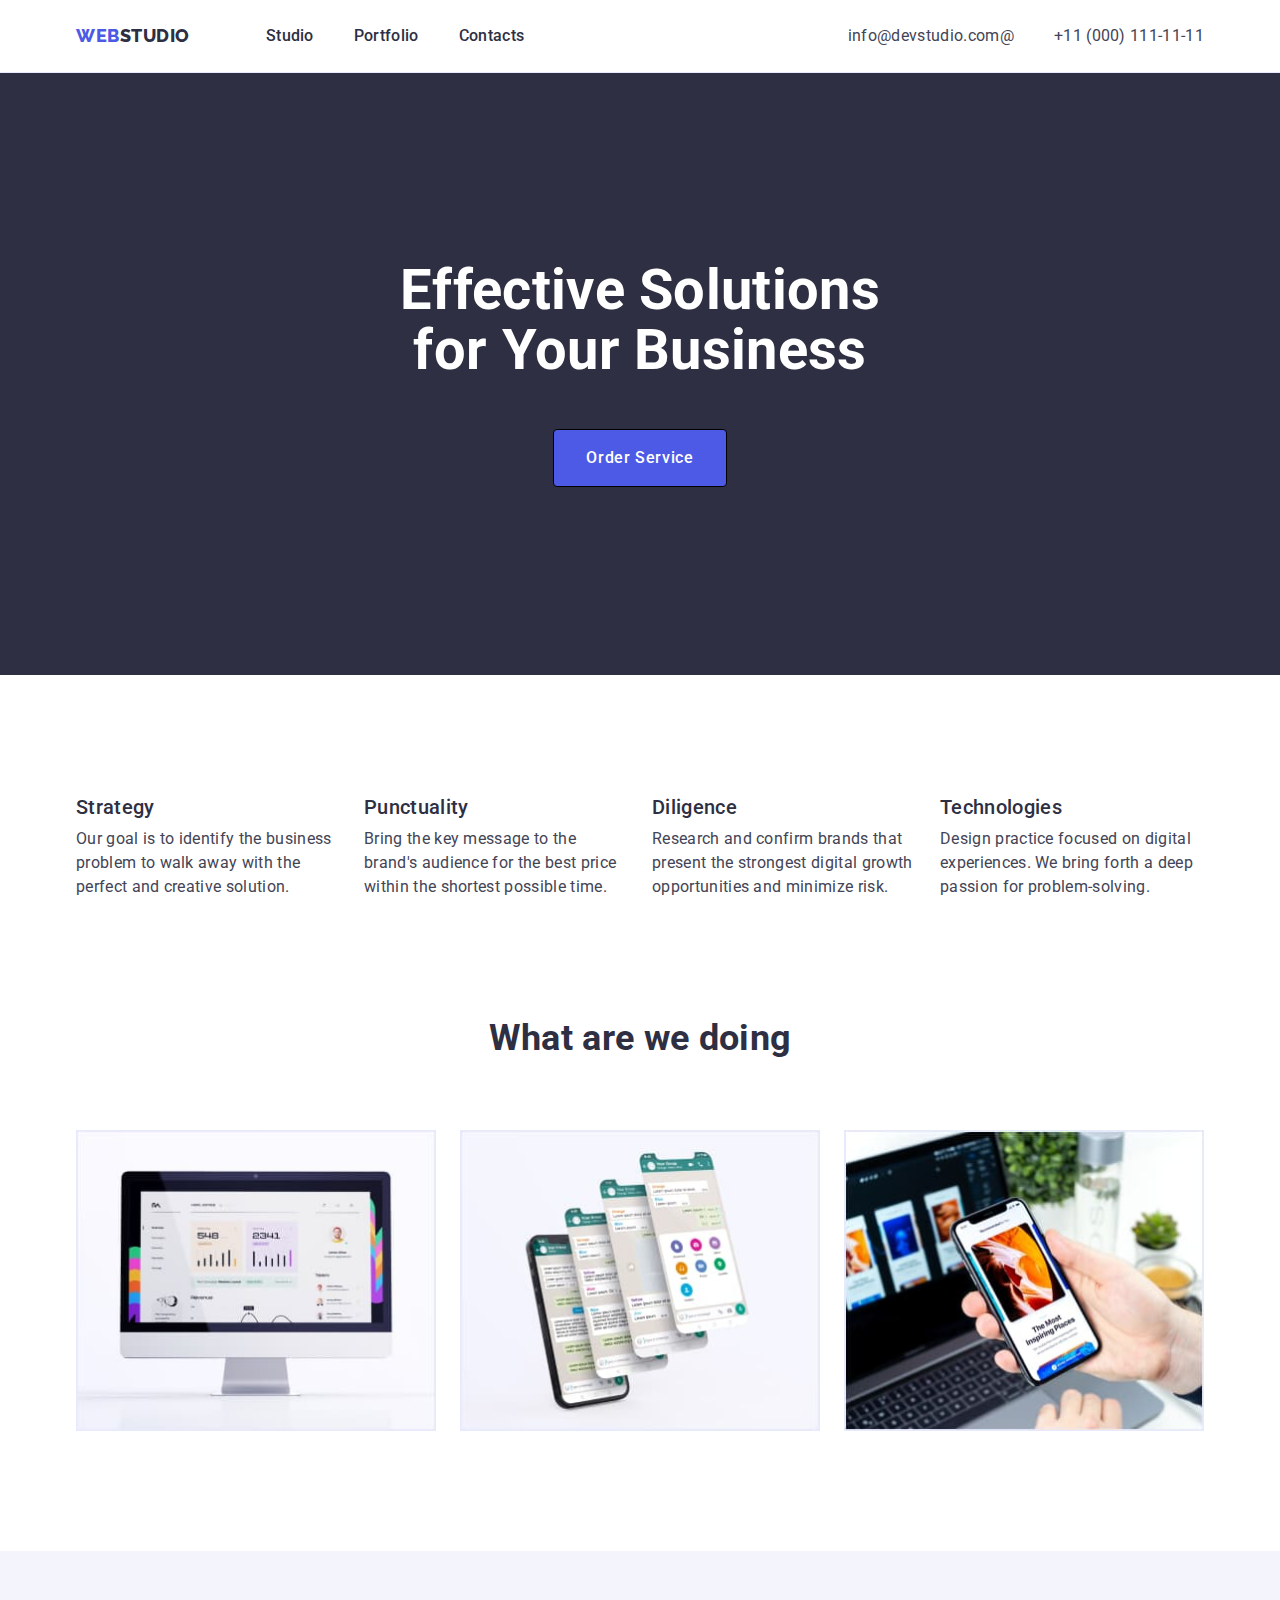
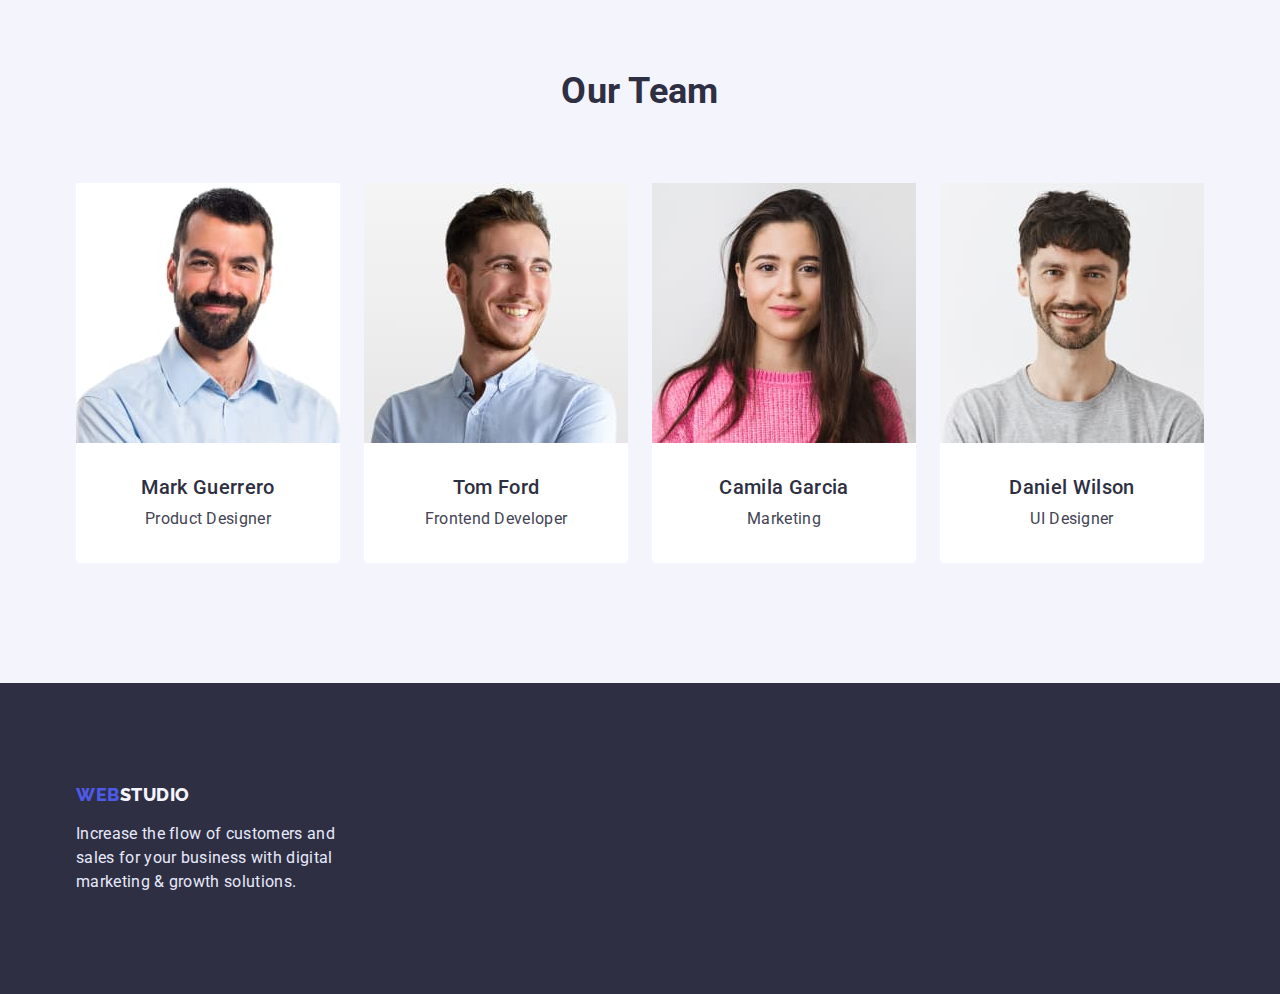
<file: index.html>
<!DOCTYPE html>
<html lang="en">
  <head>
    <meta charset="UTF-8" />
    <meta http-equiv="X-UA-Compatible" content="IE=edge" />
    <meta name="viewport" content="width=device-width, initial-scale=1.0" />
    <title>Webstodio</title>
    <link rel="stylesheet" href="https://cdn.jsdelivr.net/npm/modern-normalize@1.1.0/modern-normalize.min.css">

    <link rel="preconnect" href="https://fonts.googleapis.com">
    <link rel="preconnect" href="https://fonts.gstatic.com" crossorigin>
    <link href="https://fonts.googleapis.com/css2?family=Raleway:wght@800&family=Roboto:wght@400;500;700;900&display=swap" rel="stylesheet">
    <link rel="stylesheet" href="./css/styles.css">
  </head>
  <body>
      <!-- =========header========= -->
    <header class="page-header">
      <div class="container page-header-container">
        <a class="logo link" href="./index.html"><span class="span-logo">WEB</span>STUDIO</a>
        <nav class="nav">
          <ul class="menu list menu-list">
            <li class="menu-item">
              <a class="menu-link link" href="./index.html">Studio</a>
            </li>
            <li class="menu-item">
              <a class="menu-link link" href="./portfolio.html">Portfolio</a>
            </li>
            <li class="menu-item">
              <a class="menu-link link" href="#">Contacts</a>
            </li>
          </ul>
        </nav>
        <div class="contact-phone-email">
          <address class="address">
            <ul class="contacts-list list">
              <li class="contacts-item-phone">
                <a class="contact-phone-number link" href="mailto:info@devstudio.com@">info@devstudio.com@</a>
              </li>
              <li class="contacts-item-email">
                <a class="contact-email-adress link" href="tel:110001111111">+11 (000) 111-11-11</a>
              </li>
            </ul>
          </address>
        </div>
      </div>
    </header>
    <main>
      <!-- =========section-hero========= -->
      <section class="hero">
        <div class="container">
          <h1 class="main-title">Effective Solutions <br> for Your Business</h1>
          <button class="main-button" type="button">Order Service</button>
        </div>
      </section>
      <!-- =========section-goal========= -->
      <section class="goal goal-retreat section"> 
        <div class="container">  
          <h2 class="visually-hidden">goal</h2>
          <ul class="goal-list list">
            <li class="goal-item">
              <h3 class="goal-title">Strategy</h3>
              <p class="goal-text">Our goal is to identify the business problem to walk away with the perfect and creative solution. </p>
            </li>
            <li class="goal-item">
              <h3 class="goal-title">Punctuality</h3>
              <p class="goal-text">Bring the key message to the brand's audience for the best price within the shortest possible time.</p>
            </li>
            <li class="goal-item">
              <h3 class="goal-title">Diligence</h3>
              <p class="goal-text">Research and confirm brands that present the strongest digital growth opportunities and minimize risk.</p>
            </li>
            <li class="goal-item">
              <h3 class="goal-title">Technologies</h3>
              <p class="goal-text">Design practice focused on digital experiences. We bring forth a deep passion for problem-solving.</p>
            </li>
          </ul> 
        </div>
      </section>
      <!-- =========section-services========= -->
      <section class="services section">
        <div class="container">
          <h2 class="services-title">What are we doing</h2>
          <ul class="services-list list">
            <li class="services-item">
              <img class="services-img" src="./images/devices/monitor.jpg" alt="monitor with graphs">
            </li>
            <li class="services-item">
              <img class="services-img" src="./images/devices/smartphone.jpg" alt="social network and its functionality">
            </li>
            <li class="services-item">
              <img class="services-img" src="./images/devices/laptop.jpg" alt="laptop with smartphone">
            </li>
          </ul>
        </div>
      </section>
      <!-- =========section-team========= -->
      <section class="team section">
        <div class="container">
          <h2 class="team-title"> Our Team </h2>
          <ul class="team-list list">
            <li class="team-item">
              <img class="team-img" src="./images/team/mark-guerrero.jpg" alt="A smiling, pleasant-looking man with a thick beard and a blue shirt">
              <div class="team-name-text">
                <h3 class="team-name">Mark Guerrero</h3>
                <p class="team-text">Product Designer</p>
              </div>
            </li>
            <li class="team-item">
              <img class="team-img" src="./images/team/tom-ford.jpg" alt="A smiling man with a neat beard and a blue shirt">
              <div class="team-name-text">
                <h3 class="team-name">Tom Ford</h3>
                <p class="team-text">Frontend Developer</p>
              </div>
            </li>
            <li class="team-item">
              <img class="team-img" src="./images/team/camila-garcia.jpg" alt="Smiling beautiful young woman with long loose hair and knitted pink sweater">
              <div class="team-name-text">
                <h3 class="team-name">Camila Garcia</h3>
                <p class="team-text">Marketing</p>
              </div>
            </li>
            <li class="team-item">
              <img class="team-img" src="./images/team/daniel-wilson.jpg" alt="A smiling young man with a neat beard in a gray t-shirt">
              <div class="team-name-text">
                <h3 class="team-name">Daniel Wilson</h3>
                <p class="team-text">UI Designer</p>
              </div>
            </li>
          </ul>
        </div>
      </section>
    </main>
    <footer class="page-footer">
      <div class="container">
        <div class="footer-text-logo">
          <a class="logo-footer-link logo link" href="./index.html"><span class="span-logo">WEB</span>STUDIO</a>
          <p class="footer-text">Increase the flow of customers and sales for your business with digital marketing & growth solutions.</p>
        </div>
      </div>
    </footer>
  </body>
</html>
</file>
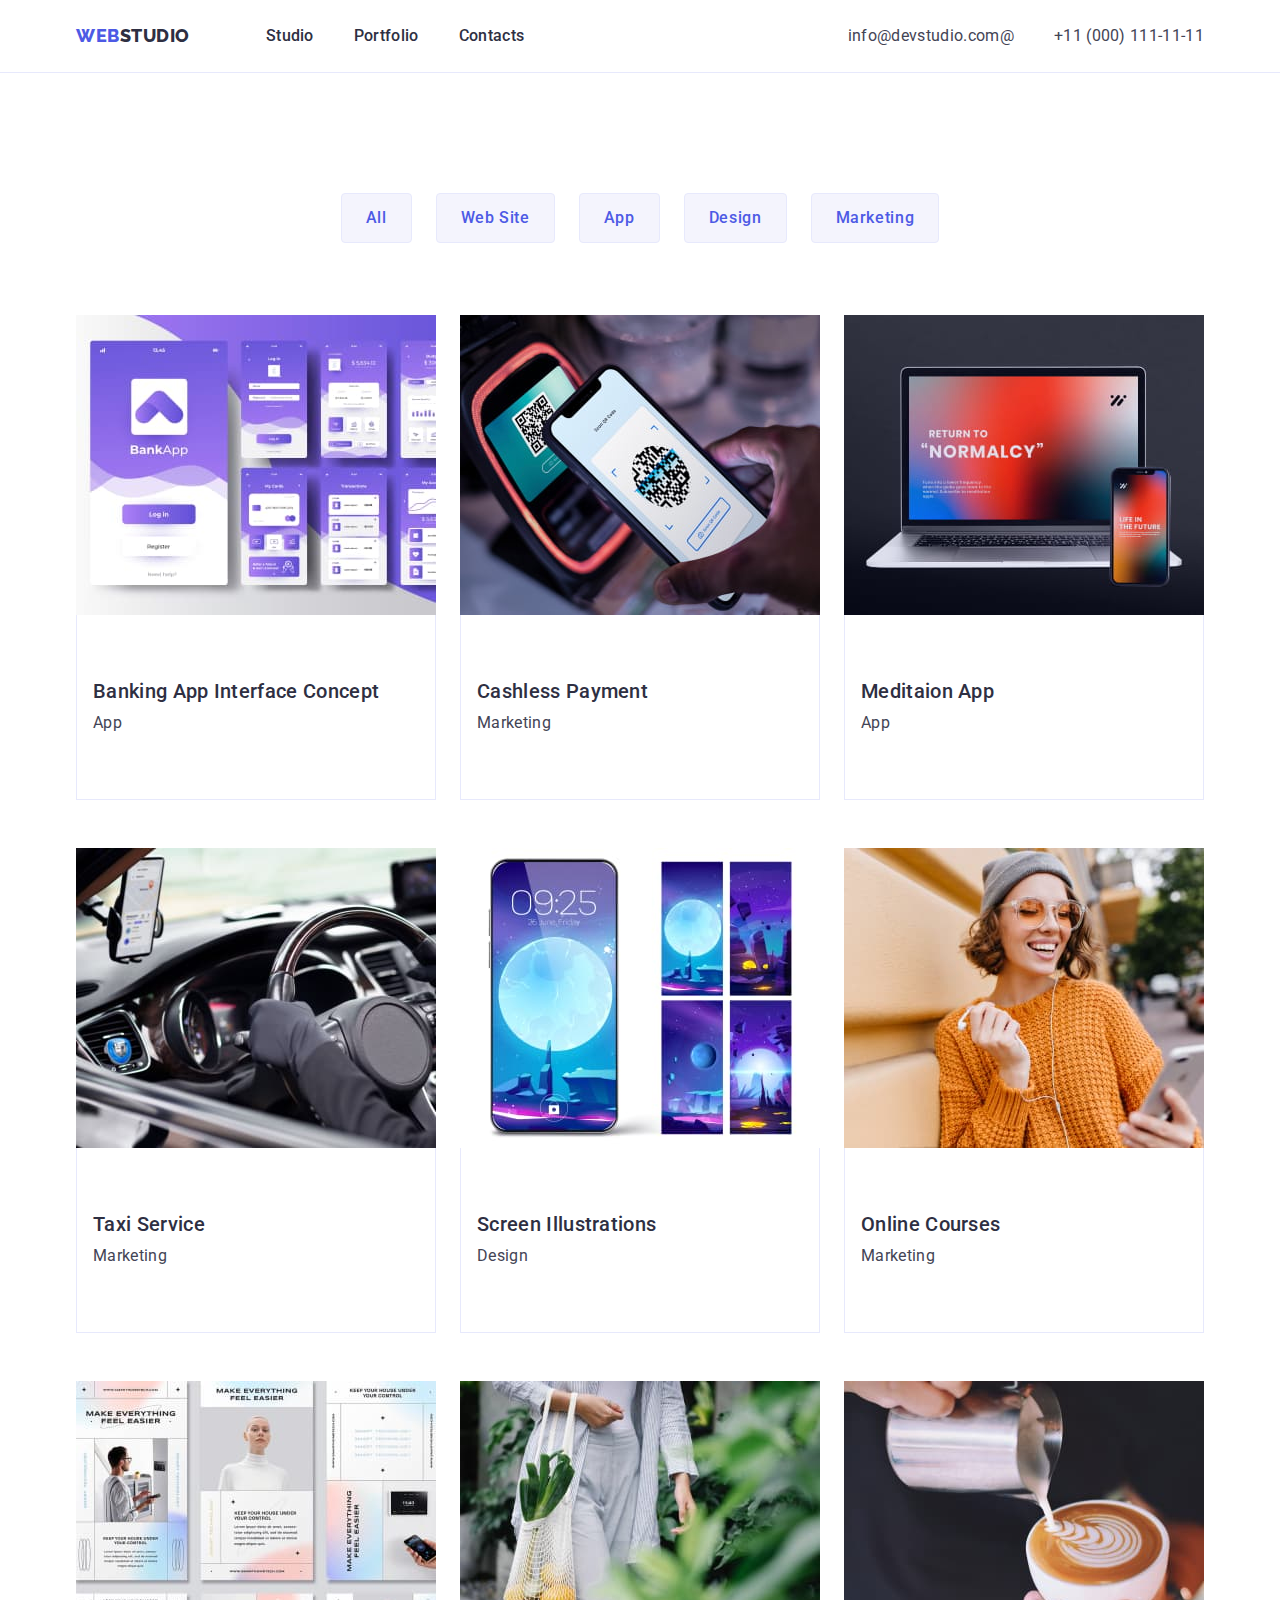
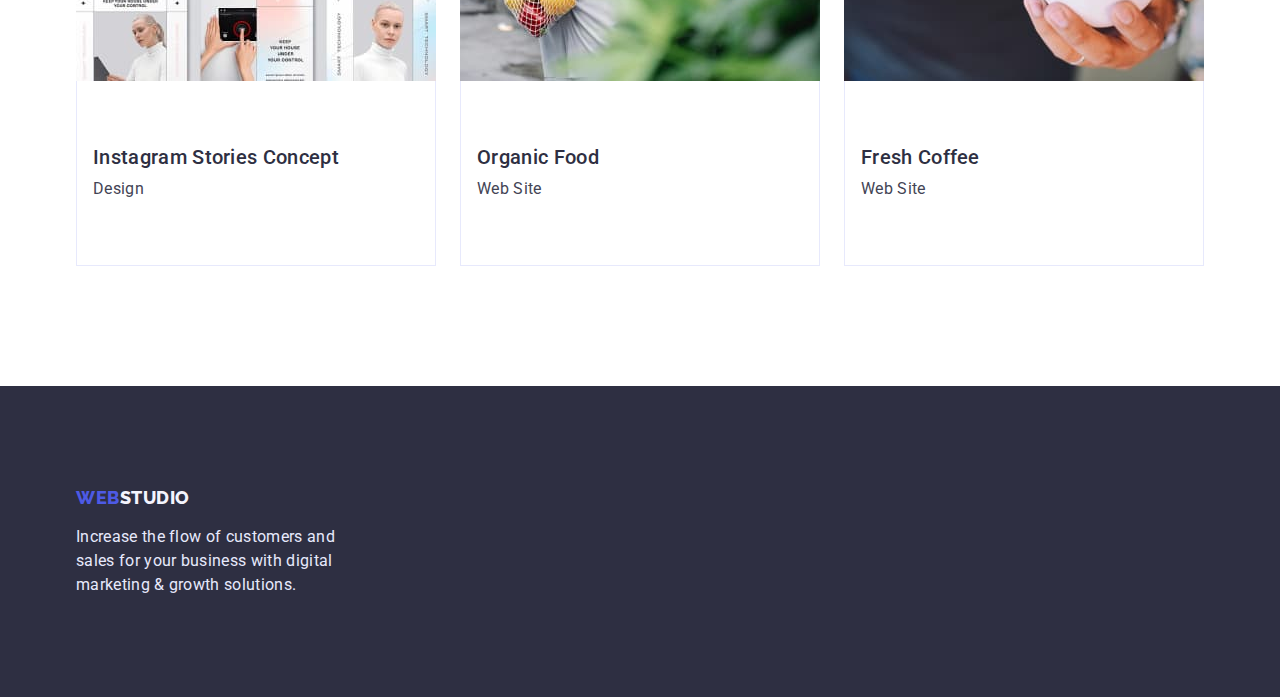
<file: portfolio.html>
<!DOCTYPE html>
<html lang="en">
<head>
    <meta charset="UTF-8">
    <meta http-equiv="X-UA-Compatible" content="IE=edge">
    <meta name="viewport" content="width=device-width, initial-scale=1.0">
    <title>Portfolio</title>
    <link rel="stylesheet" href="https://cdn.jsdelivr.net/npm/modern-normalize@1.1.0/modern-normalize.min.css">
    
    <link rel="preconnect" href="https://fonts.googleapis.com">
    <link rel="preconnect" href="https://fonts.gstatic.com" crossorigin>
    <link href="https://fonts.googleapis.com/css2?family=Raleway:wght@800&family=Roboto:wght@400;500;700;900&display=swap" rel="stylesheet">
    <link rel="stylesheet" href="./css/styles.css">
</head>
<body>
        <!-- =========header========= -->
        <header class="page-header">
            <div class="container page-header-container">
              <a class="logo link" href="./index.html"><span class="span-logo">WEB</span>STUDIO</a>
              <nav class="nav">
                <ul class="menu list menu-list">
                  <li class="menu-item">
                    <a class="menu-link link" href="./index.html">Studio</a>
                  </li>
                  <li class="menu-item">
                    <a class="menu-link link" href="./portfolio.html">Portfolio</a>
                  </li>
                  <li class="menu-item">
                    <a class="menu-link link" href="#">Contacts</a>
                  </li>
                </ul>
              </nav>
              <div class="contact-phone-email">
                <address class="address">
                  <ul class="contacts-list list">
                    <li class="contacts-item">
                      <a class="contact-phone-number link" href="mailto:info@devstudio.com@">info@devstudio.com@</a>
                    </li>
                    <li class="contacts-item">
                      <a class="contact-email-adress link" href="tel:110001111111">+11 (000) 111-11-11</a>
                    </li>
                  </ul>
                </address>
              </div>
            </div>
        </header>
        <!-- =========main-section========= -->
    <main>
        <section class="portfolio section">
            <div class="container">
                <h1 class="visually-hidden">Filter btn Active</h1>
                <ul class="portfolio-list-btn list">
                    <li class="portfolio-item-btn">
                        <button class="portfolio-btn" type="button">All</button>
                    </li>
                    <li class="portfolio-item-btn">
                        <button class="portfolio-btn" type="button">Web Site</button>   
                    </li>
                    <li class="portfolio-item-btn">
                        <button class="portfolio-btn" type="button">App</button>
                    </li>
                    <li class="portfolio-item-btn">
                        <button class="portfolio-btn" type="button">Design</button>
                    </li>
                    <li class="portfolio-item-btn">
                        <button  class="portfolio-btn" type="button">Marketing</button>
                    </li>
                </ul>
                <ul class="portfolio-list-img list">
                    <li class="portfolio-item-img">
                        <a class="porfolio-link-img link" href="#">
                            <img class="portfolio-img" src="./images/rows-img/banking-app.jpg" alt="">
                            <div class="portfolio-title-text">
                                <h2 class="portfolio-title">Banking App Interface Concept</h2>
                                <p class="portfolio-text">App</p>
                            </div>
                        </a>
                    </li>
                    <li class="portfolio-item-img">
                        <a class="porfolio-link-img link" href="#">
                            <img class="portfolio-img" src="./images/rows-img/cashless-payment.jpg" alt="">
                            <div class="portfolio-title-text">
                                <h2 class="portfolio-title">Cashless Payment</h2>
                                <p class="portfolio-text">Marketing</p>
                            </div>
                        </a>
                    </li>
                    <li class="portfolio-item-img">
                        <a class="porfolio-link-img link" href="#">
                            <img class="portfolio-img" src="./images/rows-img/meditaion-app.jpg" alt="">
                            <div class="portfolio-title-text">
                                <h2 class="portfolio-title">Meditaion App</h2>
                                <p class="portfolio-text">App</p>
                            </div>
                        </a>
                    </li>
                    <li class="portfolio-item-img">
                        <a class="porfolio-link-img link" href="#">
                            <img class="portfolio-img" src="./images/rows-img/taxi-service.jpg" alt="">
                            <div class="portfolio-title-text">
                                <h2 class="portfolio-title">Taxi Service</h2>
                                <p class="portfolio-text">Marketing</p>
                            </div>
                        </a>
                    </li>
                    <li class="portfolio-item-img">
                        <a class="porfolio-link-img link" href="#">
                            <img class="portfolio-img" src="./images/rows-img/screen-illustrations.jpg" alt="">
                            <div class="portfolio-title-text">
                                <h2 class="portfolio-title">Screen Illustrations</h2>
                                <p class="portfolio-text">Design</p>
                            </div>
                        </a>
                    </li>
                    <li class="portfolio-item-img">
                        <a class="porfolio-link-img link" href="#">
                            <img class="portfolio-img" src="./images/rows-img/online-courses.jpg" alt="">
                            <div class="portfolio-title-text">
                                <h2 class="portfolio-title">Online Courses</h2>
                                <p class="portfolio-text">Marketing</p>
                            </div>
                        </a>
                    </li>
                    <li class="portfolio-item-img">
                        <a class="porfolio-link-img link" href="#">
                            <img class="portfolio-img" src="./images/rows-img/instagram-stories.jpg" alt="">
                            <div class="portfolio-title-text">
                                <h2 class="portfolio-title">Instagram Stories Concept</h2>
                                <p class="portfolio-text">Design</p>
                            </div>
                        </a>
                    </li>
                    <li class="portfolio-item-img">
                        <a class="porfolio-link-img link" href="#">
                            <img class="portfolio-img" src="./images/rows-img/organic-food.jpg" alt="">
                            <div class="portfolio-title-text">
                                <h2 class="portfolio-title">Organic Food</h2>
                                <p class="portfolio-text">Web Site</p>
                            </div>
                        </a>
                    </li>
                    <li class="portfolio-item-img">
                        <a class="porfolio-link-img link" href="#">
                            <img class="portfolio-img" src="./images/rows-img/fresh-coffee.jpg" alt="">
                           <div class="portfolio-title-text">
                            <h2 class="portfolio-title">Fresh Coffee</h2>
                            <p class="portfolio-text">Web Site</p>
                           </div>
                        </a>
                    </li>
                </ul>
            </div>
        </section>
    </main>
        <!-- =========footer========= -->
        <footer class="page-footer">
            <div class="container">
              <div class="footer-text-logo">
                <a class="logo-footer-link logo link" href="./index.html"><span class="span-logo">WEB</span>STUDIO</a>
                <p class="footer-text">Increase the flow of customers and sales for your business with digital marketing & growth solutions.</p>
              </div>
            </div>
          </footer>
</body>
</html>
</file>
<file: css/styles.css>
body {
    font-family: 'Roboto', sans-serif;
    letter-spacing: 0.02em;
    color: var(--main-color);
}
:root {
    --main-color:#434455;
    --main-dark-color:#2E2F42;
    --main-light-color:#F4F4FD;
    --color-hover-effect:#404BBF;
    --main-blue-color: #4D5AE5;
    --main-white-color: #FFFFFF;
    --main-silvery-color: #E7E9FC;
}

/* =========General========= */
/* =========General========= */
h1,h2,h3,h4,p {
    margin-top: 0;
    margin-bottom: 0;
}
ul {
    margin-top: 0;
    margin-bottom: 0;
    padding-left: 0;
}
img {
    display: block;
    max-width: 100%;
    height: auto;
}
button {
    cursor: pointer;
}

.list {
    list-style: none;
}
.link {
    text-decoration: none;
}
.container {
    width: 1158px;
    margin-left: auto;
    margin-right: auto;
    padding-left: 15px;
    padding-right: 15px;
}
.visually-hidden {
    position: absolute;
    width: 1px;
    height: 1px;
    margin: -1px;
    border: 0;
    padding: 0;
    
    white-space: nowrap;
    clip-path: inset(100%);
    clip: rect(0 0 0 0);
    overflow: hidden;
}
.section {
    padding-top: 120px;
    padding-bottom: 120px;
}

/* =========header-section========= */
.page-header {
    align-items: center;
    padding-top: 24px;
    padding-bottom: 24px;
    border-bottom: 1px solid var(--main-silvery-color);
}
.page-header-container {
    display: flex;
}
.menu-list {
    display: flex;
    gap: 40px;  
}
.contacts-list {
    display: flex;
    gap: 40px;
}

.logo {
    font-family: 'Raleway', sans-serif;
    font-weight: 800;
    font-size: 18px;
    line-height: 1.3;
    letter-spacing: 0.03em;
    text-transform: uppercase;
    color: var(--main-dark-color);
    margin-right: 76px;
}
.span-logo {
    color: var(--main-blue-color);
}
.menu-link {
    font-weight: 500;
    font-size: 16px;
    line-height: 1.5;
    color: var(--main-dark-color);
}
.menu-link:hover,
.menu-link:focus {
    color: var(--color-hover-effect);
}

/* =========contacts-number========= */
/* =========contacts-email========= */
.contact-phone-email {
    margin-left: auto;
}
.contact-phone-number {
    font-style: normal;
    font-size: 16px;
    line-height: 1.5;
    color: var(--main-color);
}
.contact-phone-number:hover,
.contact-phone-number:focus {
    color: var(--color-hover-effect);
}

.contact-email-adress {
    font-style: normal;
    font-size: 16px;
    line-height: 1.5;
    color: var(--main-color);
}
.contact-email-adress:hover,
.contact-email-adress:focus {
    color: var(--color-hover-effect);
}

/* =========hero-section========= */
.hero {
    background: var(--main-dark-color);
    text-align: center;
    padding-top: 188px;
    padding-bottom: 188px;
}
.main-title {
    font-weight: 700;
    font-size: 56px;
    line-height: 1.07;
    color: var(--main-white-color);
    margin-bottom: 48px;
}

.main-button {
    font-weight: 500;
    font-size: 16px;
    line-height: 1.5;
    letter-spacing: 0.04em;
    color: var(--main-white-color);
    background: var(--main-blue-color);
    
    padding-top: 16px;
    padding-bottom: 16px;
    padding-right: 32px;
    padding-left: 32px;

    border-radius: 4px;
    border: 1px solid #000000;
}
.main-button:hover,
.main-button:focus {
    background: var(--color-hover-effect);
}

/* =========goal-section========= */
.goal-retreat {
    padding-top: 120px;
}
.goal-list {
    display: flex;
    flex-wrap: wrap;
    gap: 24px;
}
.goal-item {
    flex-basis: calc((100% - 72px) / 4);
}
.goal-title {
    font-weight: 500;
    font-size: 20px;
    line-height: 1.2;
    color: var(--main-dark-color);
    margin-bottom: 8px;
}
.goal-text {
    font-size: 16px;
    line-height: 1.5;
}
/* =========services-section========= */
.services {
    text-align: center;
    padding-top: 0;
}
.services-title {
    font-weight: 700;
    font-size: 36px;
    line-height: 1.1;
    color: var(--main-dark-color);
    margin-bottom: 72px;
}
.services-list {
    display: flex;
    justify-content: space-between;
}
.services-item {
    flex-basis: calc((100% - 48px) / 3);
    border: 1px solid var(--main-silvery-color);
}   

/* =========team-section========= */
.team {
    text-align: center;
    background: var(--main-light-color);
}
.team-title {
    font-weight: 700;
    font-size: 36px;
    line-height: 40px;
    color: var(--main-dark-color);
    margin-bottom: 72px;
}
.team-list {
    display: flex;
    flex-wrap: wrap;
    gap: 24px;
}
.team-item {
    border-radius: 0px 0px 4px 4px;
    background: var(--main-white-color);
    flex-basis: calc((100% - 72px) / 4);
}
.team-name-text {
    padding: 32px 16px;
}
.team-name {
    font-weight: 500;
    font-size: 20px;
    line-height: 1.2;
    color: var(--main-dark-color);
    margin-bottom: 8px;
}
.team-text {
    font-size: 16px;
    line-height: 1.5;
    color: var(--main-color);
}

/* =========footer========= */
.page-footer {
    background: var(--main-dark-color);
    color: var(--main-light-color);
    padding-top: 100px;
    padding-bottom: 100px;
}
.logo-footer-link {
    display: inline-block;
    color: var(--main-light-color);
    margin-bottom: 16px;
}
.footer-text-logo {
    max-width: 264px;
}
.footer-text {
    font-size: 16px;
    line-height: 1.5;
    color: var(--main-silvery-color);
}
/* =========porfolio-section========= */

/* =========porfolio-section-btn========= */
.portfolio-list-btn {
    margin-bottom: 72px;
    display: flex;
    justify-content: center;
    gap: 24px;
}
.portfolio-btn {
    font-family: 'Roboto', sans-serif;
    font-weight: 500;
    font-size: 16px;
    line-height: 1.5;
    letter-spacing: 0.04em;
    color: var(--main-blue-color);
    padding: 12px 24px;
    background: var(--main-light-color);
    border: 1px solid var(--main-silvery-color);
    border-radius: 4px;     
}
.portfolio-btn:hover,
.portfolio-btn:focus {
    background: var(--color-hover-effect);
    color: var(--main-white-color);
}

/* =========porfolio-img========= */
.portfolio-list-img {
    display: flex;
    flex-wrap: wrap;
    column-gap: 24px;
    row-gap: 48px;
}
.portfolio-item-img {
    flex-basis: calc((100% - 48px) / 3);
    
}
.portfolio-title-text {
    border: 1px solid var(--main-silvery-color);
    padding: 32px 16px;
    border-top: none;
}
.portfolio-title {
    font-weight: 500;
    font-size: 20px;
    line-height: 1.2;
    color: var(--main-dark-color);
    padding-top: 32px;
    margin-bottom: 8px;
}
.portfolio-text {
    font-weight: 400;
    font-size: 16px;
    line-height: 1.5; 
    color: var(--main-color);
    padding-bottom: 32px;
}
</file>
